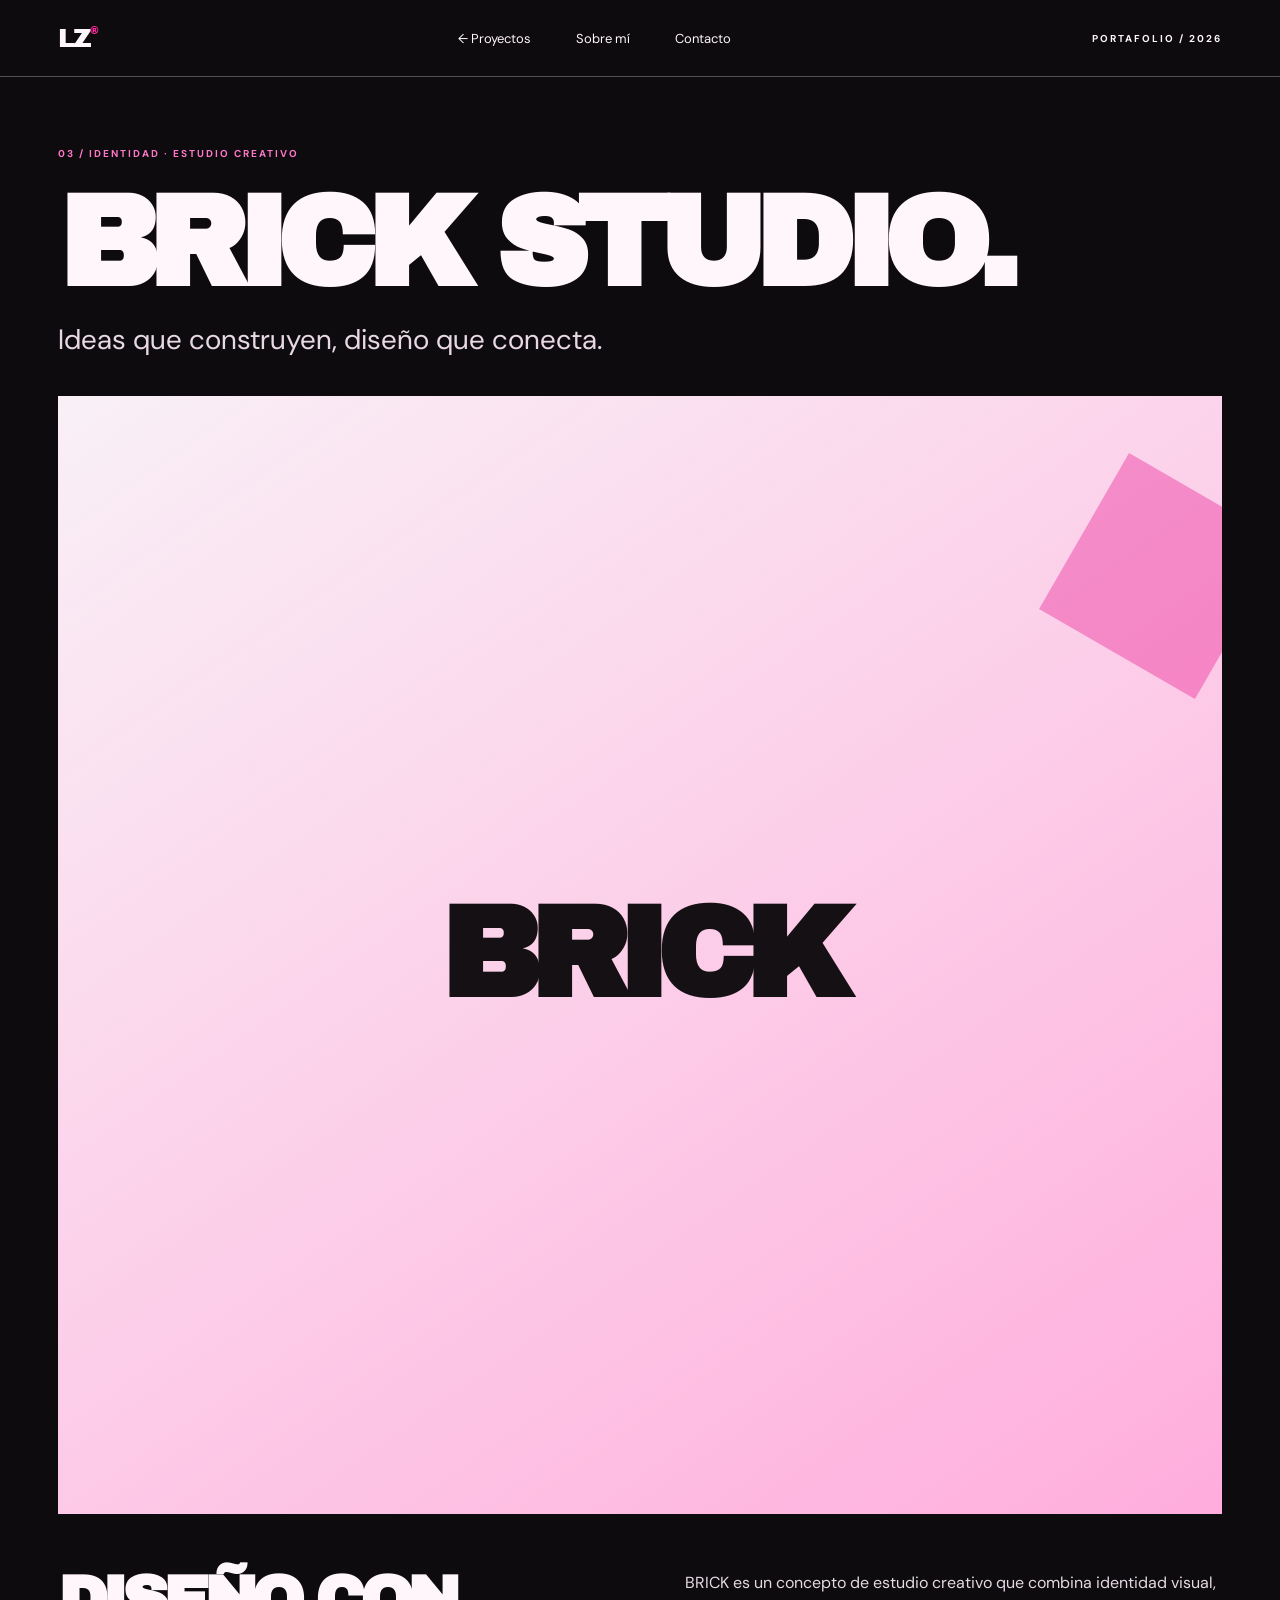
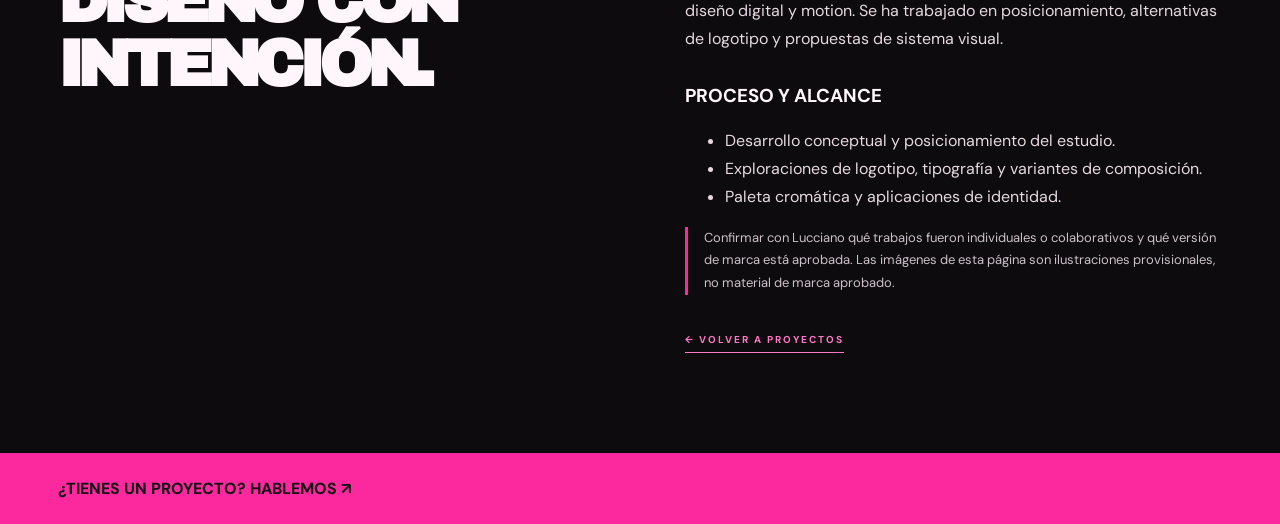
<file: proyectos/brick.html>
<!doctype html><html lang="es"><head><meta charset="utf-8"><meta name="viewport" content="width=device-width, initial-scale=1"><meta name="theme-color" content="#0d0b0e"><meta name="description" content="BRICK STUDIO — caso de estudio del portafolio de Lucciano Zepeda."><title>BRICK STUDIO — Lucciano Zepeda</title><link rel="icon" href="../assets/favicon.svg" type="image/svg+xml"><link rel="preconnect" href="https://fonts.googleapis.com"><link rel="preconnect" href="https://fonts.gstatic.com" crossorigin><link href="https://fonts.googleapis.com/css2?family=Archivo+Black&family=DM+Sans:wght@400;500;600;700;800&display=swap" rel="stylesheet"><link rel="stylesheet" href="../style.css"><script src="../script.js" defer></script></head><body><header class="site-nav wrap case-header"><a class="brand" href="../index.html">LZ<span>®</span></a><nav aria-label="Navegación"><a href="../index.html#trabajos">← Proyectos</a><a href="../index.html#sobre-mi">Sobre mí</a><a href="../index.html#contacto">Contacto</a></nav><span class="nav-index">PORTAFOLIO / 2026</span></header><main class="case wrap"><div class="case-kicker">03 / IDENTIDAD · ESTUDIO CREATIVO</div><h1 class="case-title">BRICK STUDIO.</h1><p class="case-deck">Ideas que construyen, diseño que conecta.</p><div class="case-cover project-poster brick-poster" aria-label="Composición tipográfica provisional"><strong>BRICK</strong></div><div class="case-content"><h2>DISEÑO CON<br>INTENCIÓN.</h2><div><p>BRICK es un concepto de estudio creativo que combina identidad visual, diseño digital y motion. Se ha trabajado en posicionamiento, alternativas de logotipo y propuestas de sistema visual.</p><h3>PROCESO Y ALCANCE</h3><ul><li>Desarrollo conceptual y posicionamiento del estudio.</li><li>Exploraciones de logotipo, tipografía y variantes de composición.</li><li>Paleta cromática y aplicaciones de identidad.</li></ul><p class="case-notice">Confirmar con Lucciano qué trabajos fueron individuales o colaborativos y qué versión de marca está aprobada. Las imágenes de esta página son ilustraciones provisionales, no material de marca aprobado.</p><a class="case-back" href="../index.html#trabajos">← VOLVER A PROYECTOS</a></div></div></main><div class="case-bottom"><div class="wrap"><a href="mailto:lucciano.zepeda@gmail.com">¿TIENES UN PROYECTO? HABLEMOS ↗</a></div></div></body></html>
</file>
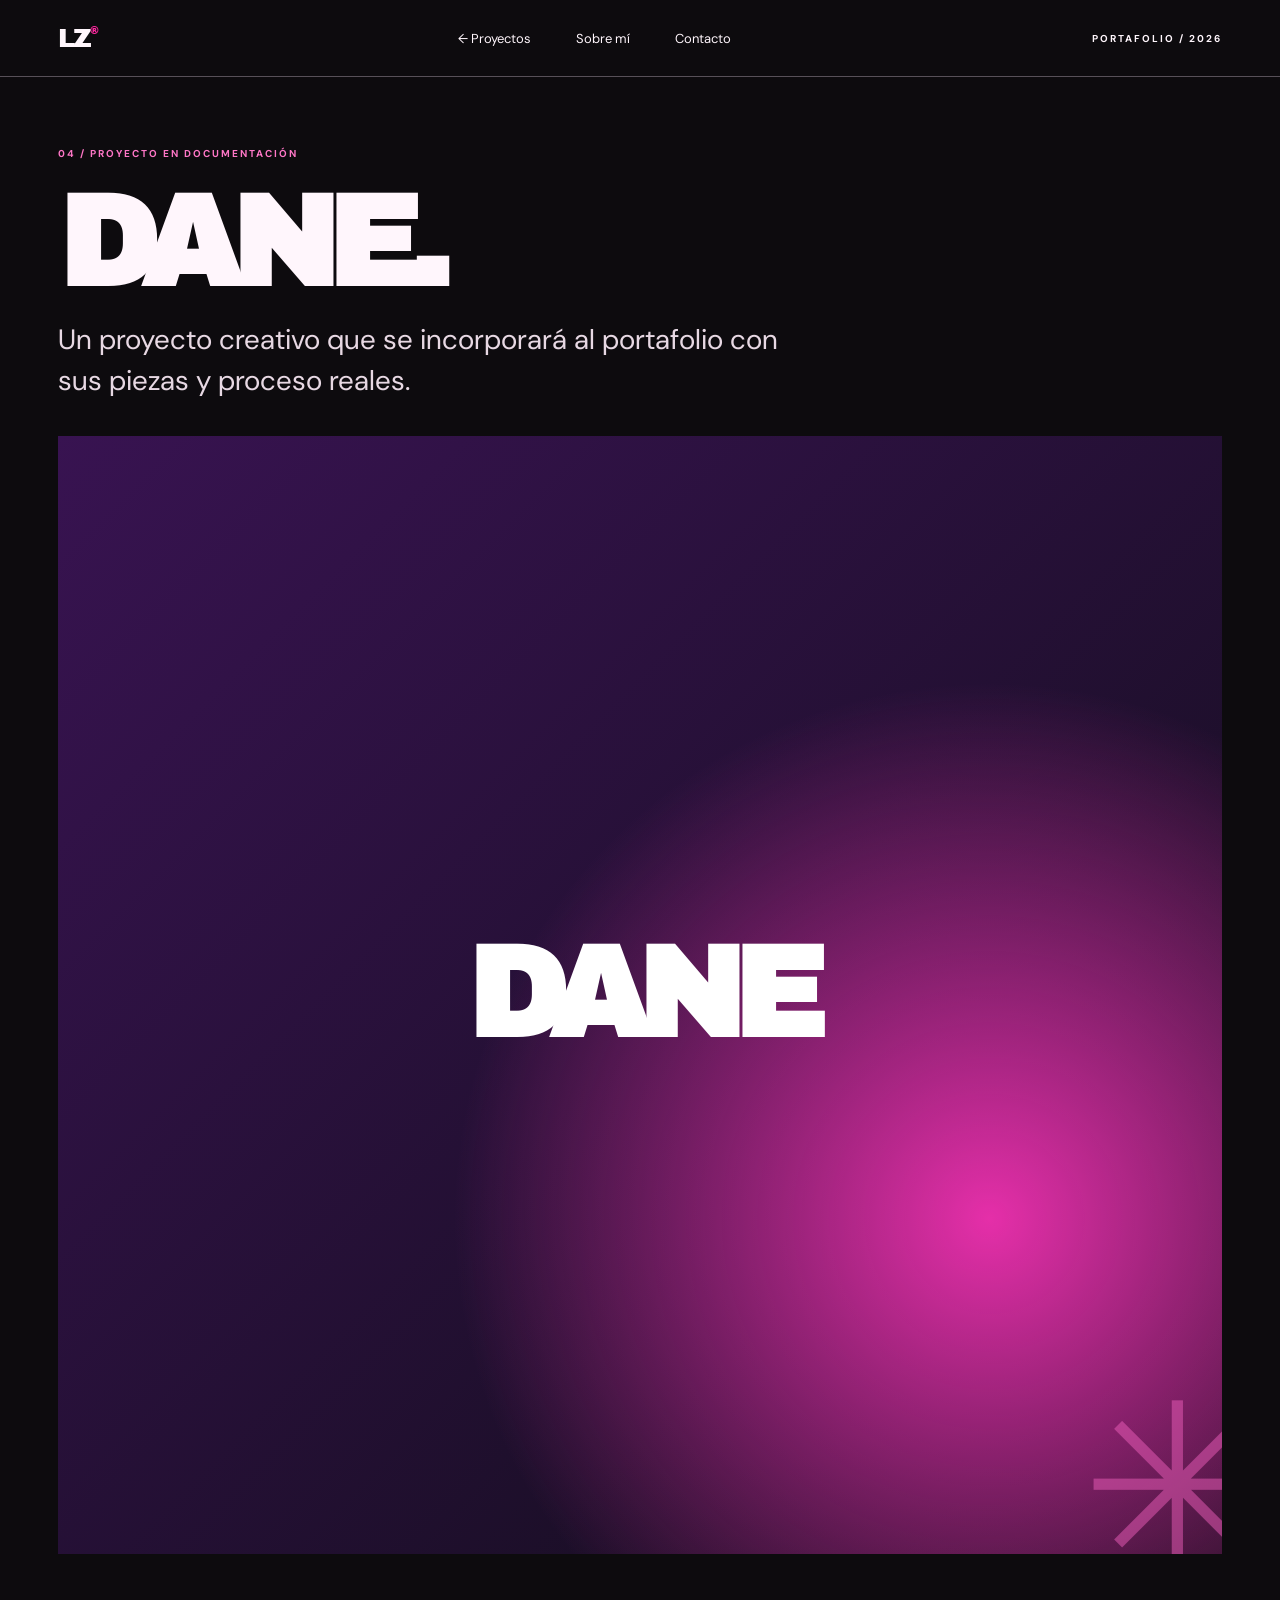
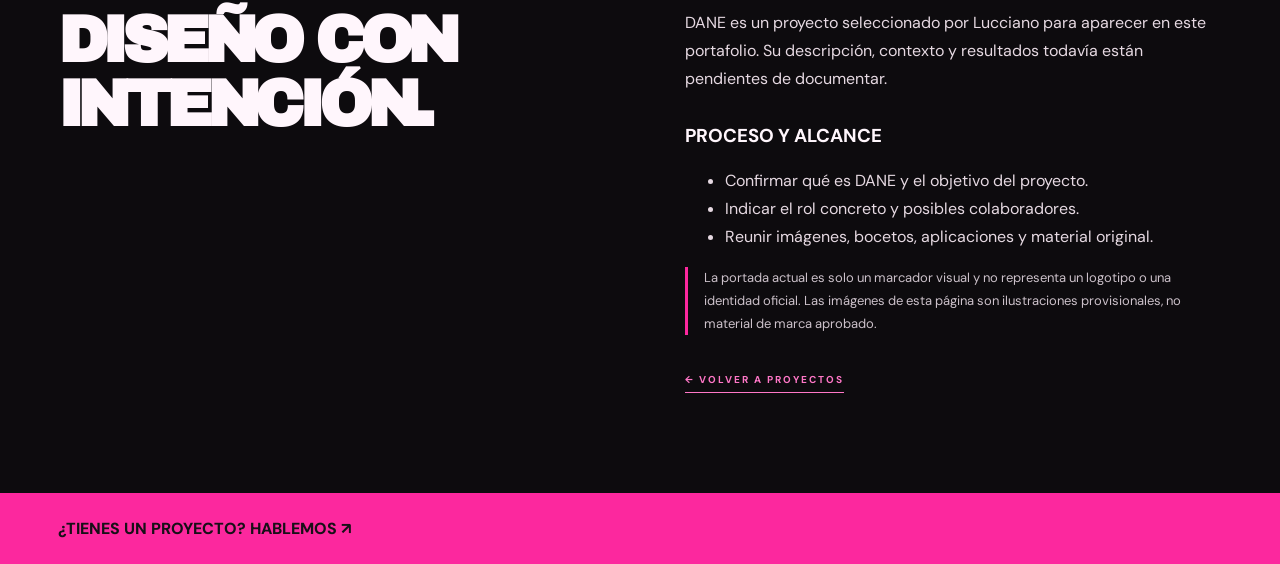
<file: proyectos/dane.html>
<!doctype html><html lang="es"><head><meta charset="utf-8"><meta name="viewport" content="width=device-width, initial-scale=1"><meta name="theme-color" content="#0d0b0e"><meta name="description" content="DANE — caso de estudio del portafolio de Lucciano Zepeda."><title>DANE — Lucciano Zepeda</title><link rel="icon" href="../assets/favicon.svg" type="image/svg+xml"><link rel="preconnect" href="https://fonts.googleapis.com"><link rel="preconnect" href="https://fonts.gstatic.com" crossorigin><link href="https://fonts.googleapis.com/css2?family=Archivo+Black&family=DM+Sans:wght@400;500;600;700;800&display=swap" rel="stylesheet"><link rel="stylesheet" href="../style.css"><script src="../script.js" defer></script></head><body><header class="site-nav wrap case-header"><a class="brand" href="../index.html">LZ<span>®</span></a><nav aria-label="Navegación"><a href="../index.html#trabajos">← Proyectos</a><a href="../index.html#sobre-mi">Sobre mí</a><a href="../index.html#contacto">Contacto</a></nav><span class="nav-index">PORTAFOLIO / 2026</span></header><main class="case wrap"><div class="case-kicker">04 / PROYECTO EN DOCUMENTACIÓN</div><h1 class="case-title">DANE.</h1><p class="case-deck">Un proyecto creativo que se incorporará al portafolio con sus piezas y proceso reales.</p><div class="case-cover project-poster dane-poster" aria-label="Composición tipográfica provisional"><strong>DANE</strong></div><div class="case-content"><h2>DISEÑO CON<br>INTENCIÓN.</h2><div><p>DANE es un proyecto seleccionado por Lucciano para aparecer en este portafolio. Su descripción, contexto y resultados todavía están pendientes de documentar.</p><h3>PROCESO Y ALCANCE</h3><ul><li>Confirmar qué es DANE y el objetivo del proyecto.</li><li>Indicar el rol concreto y posibles colaboradores.</li><li>Reunir imágenes, bocetos, aplicaciones y material original.</li></ul><p class="case-notice">La portada actual es solo un marcador visual y no representa un logotipo o una identidad oficial. Las imágenes de esta página son ilustraciones provisionales, no material de marca aprobado.</p><a class="case-back" href="../index.html#trabajos">← VOLVER A PROYECTOS</a></div></div></main><div class="case-bottom"><div class="wrap"><a href="mailto:lucciano.zepeda@gmail.com">¿TIENES UN PROYECTO? HABLEMOS ↗</a></div></div></body></html>
</file>
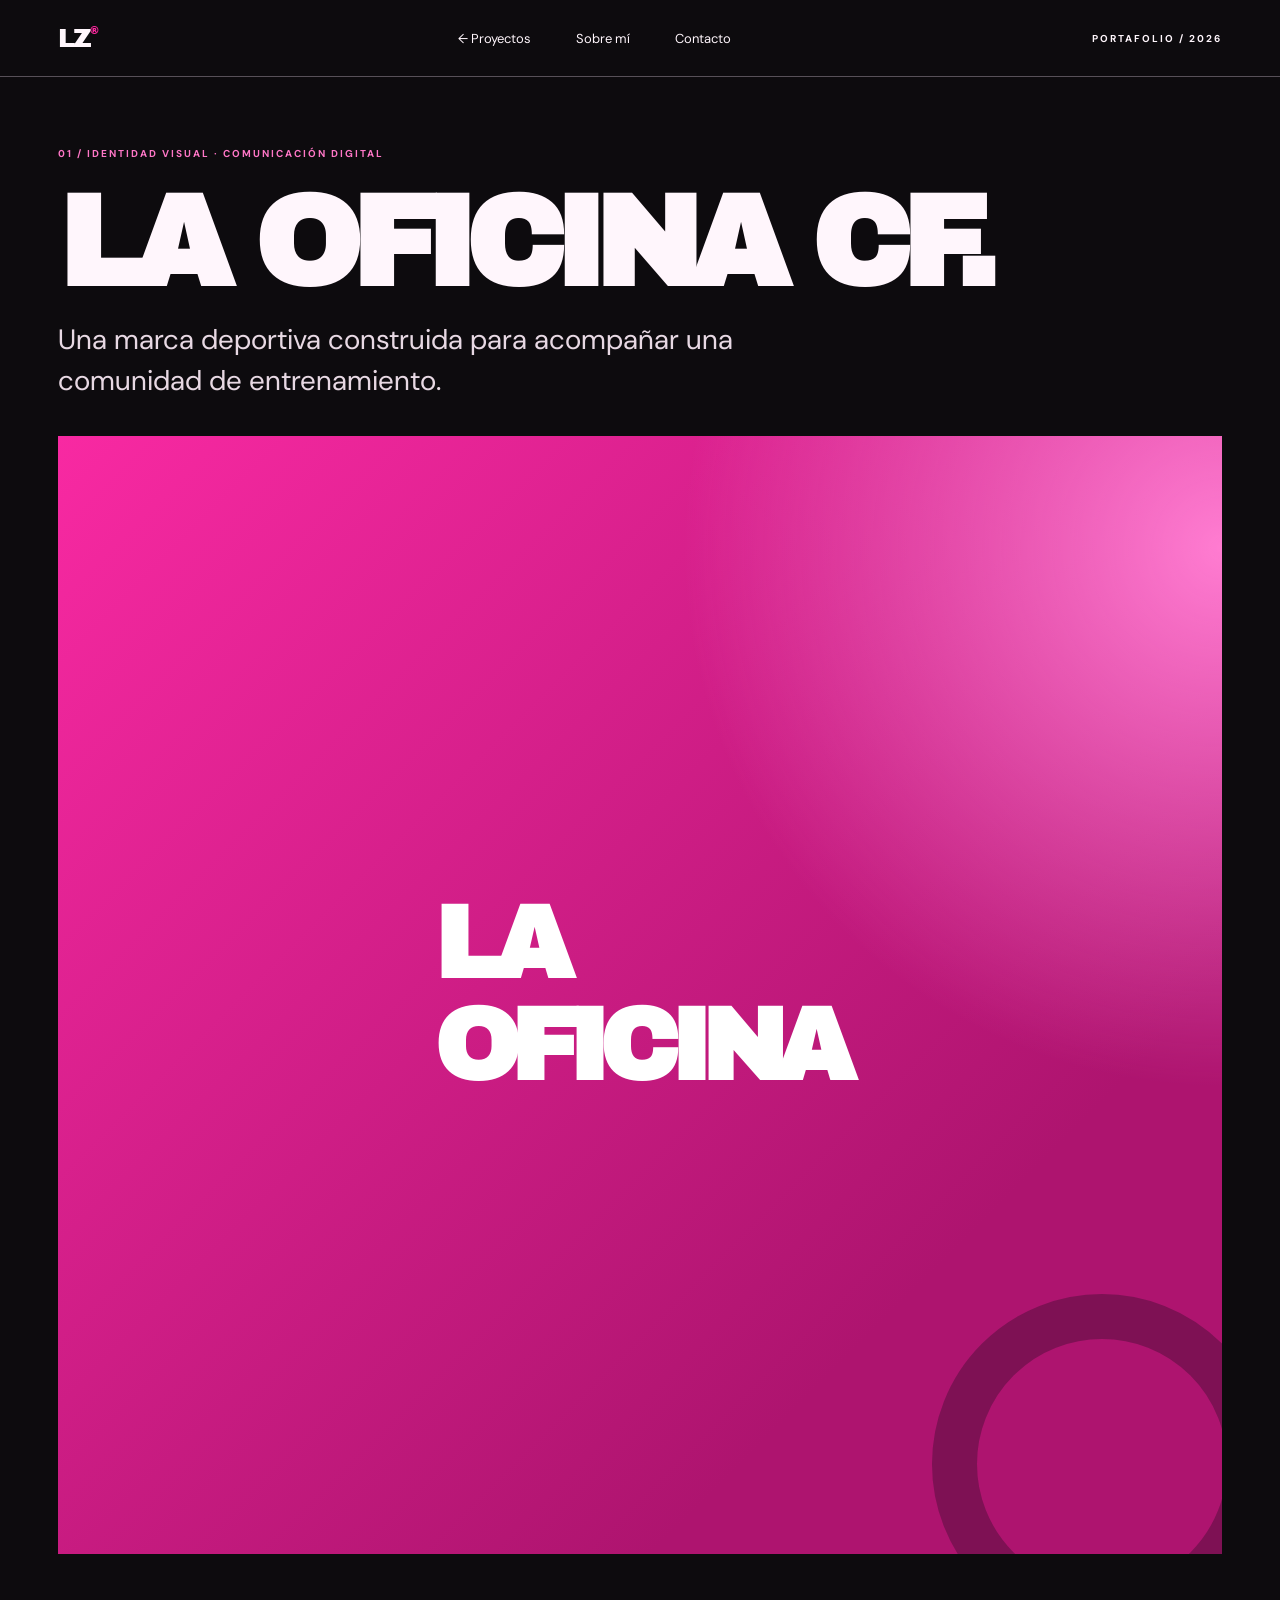
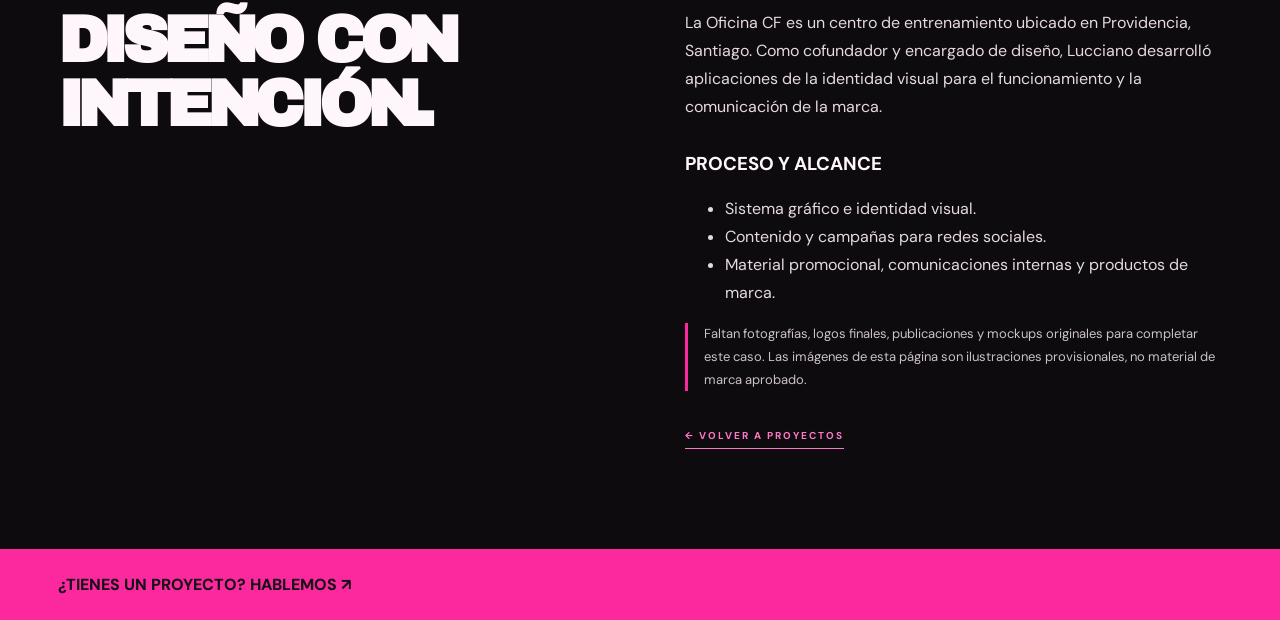
<file: proyectos/la-oficina.html>
<!doctype html><html lang="es"><head><meta charset="utf-8"><meta name="viewport" content="width=device-width, initial-scale=1"><meta name="theme-color" content="#0d0b0e"><meta name="description" content="LA OFICINA CF — caso de estudio del portafolio de Lucciano Zepeda."><title>LA OFICINA CF — Lucciano Zepeda</title><link rel="icon" href="../assets/favicon.svg" type="image/svg+xml"><link rel="preconnect" href="https://fonts.googleapis.com"><link rel="preconnect" href="https://fonts.gstatic.com" crossorigin><link href="https://fonts.googleapis.com/css2?family=Archivo+Black&family=DM+Sans:wght@400;500;600;700;800&display=swap" rel="stylesheet"><link rel="stylesheet" href="../style.css"><script src="../script.js" defer></script></head><body><header class="site-nav wrap case-header"><a class="brand" href="../index.html">LZ<span>®</span></a><nav aria-label="Navegación"><a href="../index.html#trabajos">← Proyectos</a><a href="../index.html#sobre-mi">Sobre mí</a><a href="../index.html#contacto">Contacto</a></nav><span class="nav-index">PORTAFOLIO / 2026</span></header><main class="case wrap"><div class="case-kicker">01 / IDENTIDAD VISUAL · COMUNICACIÓN DIGITAL</div><h1 class="case-title">LA OFICINA CF.</h1><p class="case-deck">Una marca deportiva construida para acompañar una comunidad de entrenamiento.</p><div class="case-cover project-poster office-poster" aria-label="Composición tipográfica provisional"><strong>LA<br>OFICINA</strong></div><div class="case-content"><h2>DISEÑO CON<br>INTENCIÓN.</h2><div><p>La Oficina CF es un centro de entrenamiento ubicado en Providencia, Santiago. Como cofundador y encargado de diseño, Lucciano desarrolló aplicaciones de la identidad visual para el funcionamiento y la comunicación de la marca.</p><h3>PROCESO Y ALCANCE</h3><ul><li>Sistema gráfico e identidad visual.</li><li>Contenido y campañas para redes sociales.</li><li>Material promocional, comunicaciones internas y productos de marca.</li></ul><p class="case-notice">Faltan fotografías, logos finales, publicaciones y mockups originales para completar este caso. Las imágenes de esta página son ilustraciones provisionales, no material de marca aprobado.</p><a class="case-back" href="../index.html#trabajos">← VOLVER A PROYECTOS</a></div></div></main><div class="case-bottom"><div class="wrap"><a href="mailto:lucciano.zepeda@gmail.com">¿TIENES UN PROYECTO? HABLEMOS ↗</a></div></div></body></html>
</file>
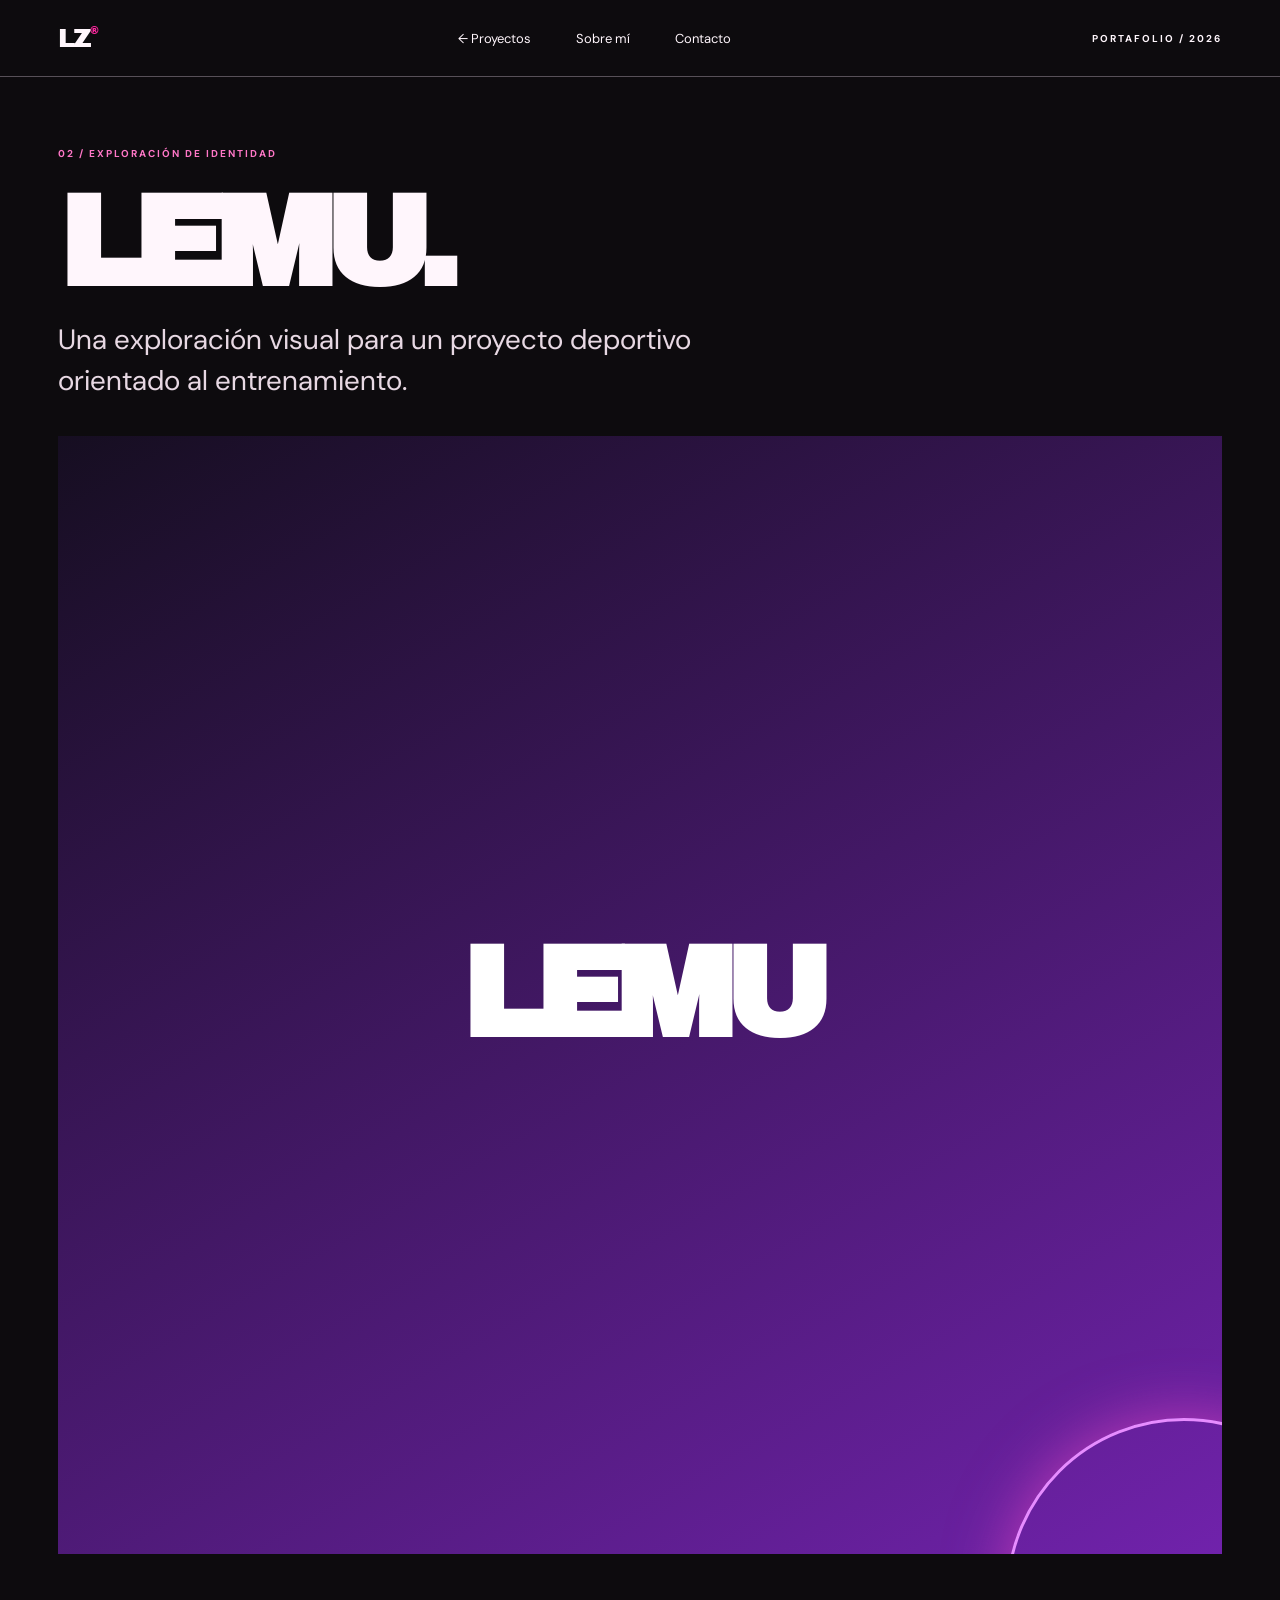
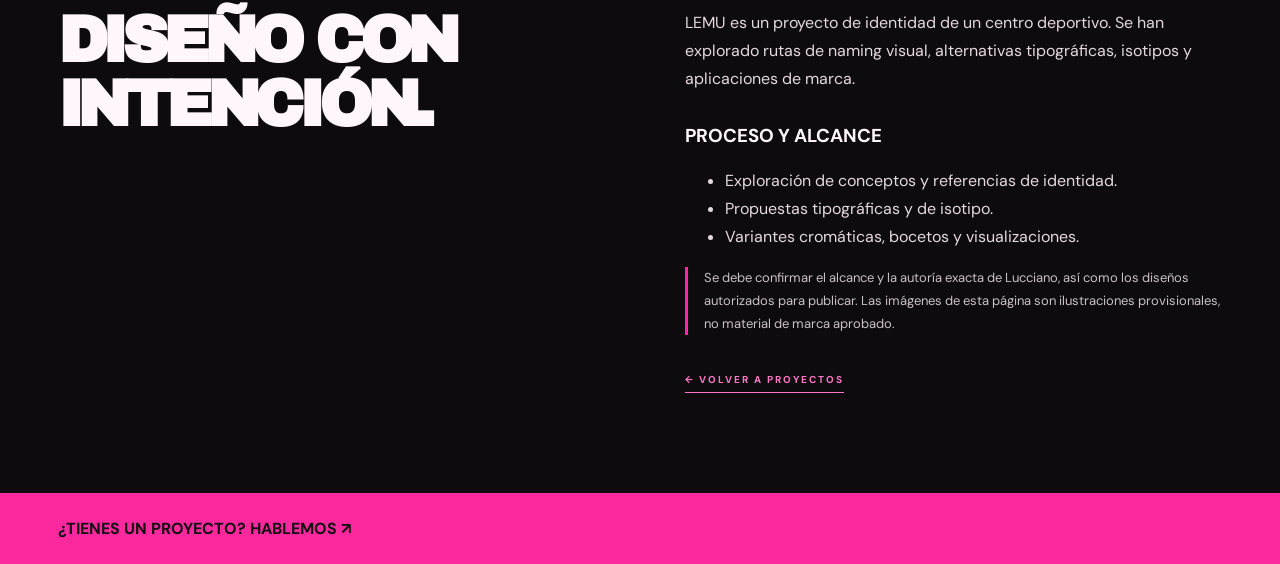
<file: proyectos/lemu.html>
<!doctype html><html lang="es"><head><meta charset="utf-8"><meta name="viewport" content="width=device-width, initial-scale=1"><meta name="theme-color" content="#0d0b0e"><meta name="description" content="LEMU — caso de estudio del portafolio de Lucciano Zepeda."><title>LEMU — Lucciano Zepeda</title><link rel="icon" href="../assets/favicon.svg" type="image/svg+xml"><link rel="preconnect" href="https://fonts.googleapis.com"><link rel="preconnect" href="https://fonts.gstatic.com" crossorigin><link href="https://fonts.googleapis.com/css2?family=Archivo+Black&family=DM+Sans:wght@400;500;600;700;800&display=swap" rel="stylesheet"><link rel="stylesheet" href="../style.css"><script src="../script.js" defer></script></head><body><header class="site-nav wrap case-header"><a class="brand" href="../index.html">LZ<span>®</span></a><nav aria-label="Navegación"><a href="../index.html#trabajos">← Proyectos</a><a href="../index.html#sobre-mi">Sobre mí</a><a href="../index.html#contacto">Contacto</a></nav><span class="nav-index">PORTAFOLIO / 2026</span></header><main class="case wrap"><div class="case-kicker">02 / EXPLORACIÓN DE IDENTIDAD</div><h1 class="case-title">LEMU.</h1><p class="case-deck">Una exploración visual para un proyecto deportivo orientado al entrenamiento.</p><div class="case-cover project-poster lemu-poster" aria-label="Composición tipográfica provisional"><strong>LEMU</strong></div><div class="case-content"><h2>DISEÑO CON<br>INTENCIÓN.</h2><div><p>LEMU es un proyecto de identidad de un centro deportivo. Se han explorado rutas de naming visual, alternativas tipográficas, isotipos y aplicaciones de marca.</p><h3>PROCESO Y ALCANCE</h3><ul><li>Exploración de conceptos y referencias de identidad.</li><li>Propuestas tipográficas y de isotipo.</li><li>Variantes cromáticas, bocetos y visualizaciones.</li></ul><p class="case-notice">Se debe confirmar el alcance y la autoría exacta de Lucciano, así como los diseños autorizados para publicar. Las imágenes de esta página son ilustraciones provisionales, no material de marca aprobado.</p><a class="case-back" href="../index.html#trabajos">← VOLVER A PROYECTOS</a></div></div></main><div class="case-bottom"><div class="wrap"><a href="mailto:lucciano.zepeda@gmail.com">¿TIENES UN PROYECTO? HABLEMOS ↗</a></div></div></body></html>
</file>
<file: style.css>
:root{--black:#0d0b0e;--pink:#fc289e;--pink2:#ff77c7;--purple:#7020a6;--pale:#fbf1f8;--white:#fff6fc;--text:#171117}*{box-sizing:border-box}html{scroll-behavior:smooth}body{margin:0;background:var(--black);color:var(--white);font-family:'DM Sans',Arial,sans-serif}a{color:inherit;text-decoration:none}a:focus-visible{outline:3px solid var(--pink2);outline-offset:5px}img{max-width:100%;display:block}h1,h2,h3,p{margin-top:0}.wrap{max-width:1480px;margin:auto;padding-left:clamp(22px,4.5vw,74px);padding-right:clamp(22px,4.5vw,74px)}.skip{position:absolute;left:10px;top:-100px;background:white;color:black;z-index:200;padding:14px}.skip:focus{top:10px}.brand{font-family:'Archivo Black',Impact,sans-serif;font-size:26px;letter-spacing:-2px;white-space:nowrap}.brand span{font-size:11px;vertical-align:top;color:var(--pink)}.site-nav{height:77px;border-bottom:1px solid #575058;display:flex;align-items:center;justify-content:space-between;gap:20px;position:relative;z-index:8}.site-nav nav{display:flex;gap:clamp(14px,3.5vw,52px);font-size:13px}.site-nav nav a:hover{color:var(--pink2)}.nav-index,.eyebrow,.section-top,.poster-tag,.project-poster small,.hero-footnote,.ticker,.tool-bar,.resume,.social,.provisional,.case-kicker,.case-back{font-size:10px;letter-spacing:2px;font-weight:700}.hero{min-height:min(820px,88vh);height:auto;position:relative;isolation:isolate;padding-top:clamp(75px,7vw,110px);padding-bottom:65px;overflow:hidden}.hero-visual{position:absolute;inset:-145px -16% -20px 40%;z-index:-1;pointer-events:none;display:flex;align-items:center;justify-content:center}.hero-visual img{width:min(880px,85vw);max-width:none;filter:drop-shadow(0 5px 45px #bd15614a);animation:float 8s ease-in-out infinite}.hero-eyebrow{display:flex;gap:30px;align-items:center;margin-bottom:18px;max-width:850px}.hero-eyebrow .star,.star{color:var(--pink);font-size:27px;line-height:0}.hero-title{max-width:1010px}.hero h1{font-family:'Archivo Black',Impact,sans-serif;font-size:clamp(72px,12vw,190px);letter-spacing:-.095em;line-height:.94;margin:0;white-space:nowrap;text-shadow:0 6px 30px #0d0b0e33}.hero h1 span{display:inline-block;background:var(--pink);color:#100a0e;padding:0 .09em .065em 0;line-height:1.02}.hero-title>p{font-size:clamp(18px,2vw,28px);line-height:1.3;margin:24px 0 19px;max-width:570px}.hero-actions{display:flex;align-items:center;gap:30px}.round-arrow,.contact-circle{width:76px;height:76px;border:2px solid var(--white);border-radius:50%;display:grid;place-items:center;font-size:46px;font-weight:300;transition:background .2s,color .2s,transform .2s}.round-arrow:hover,.contact-circle:hover{background:var(--pink);color:var(--black);transform:rotate(45deg)}.text-link{font-size:11px;letter-spacing:1px;font-weight:700;border-bottom:1px solid currentColor;padding-bottom:5px}.hero-footnote{display:block;margin-top:42px;color:#ccc1c8}.ticker{height:43px;border-top:1px solid #3f363e;border-bottom:1px solid #3f363e;overflow:hidden;display:flex;align-items:center;white-space:nowrap;background:#0c0b0e}.ticker-track{min-width:max-content;animation:marquee 28s linear infinite}.ticker span{color:var(--pink);margin:0 18px;font-size:16px}@keyframes marquee{to{transform:translateX(-50%)}}@keyframes float{50%{transform:translateY(-20px) rotate(4deg)}}.pale{background:var(--pale);color:var(--text)}.works,.experience{padding:55px 0 90px}.section-top{display:flex;justify-content:space-between;gap:20px;padding-bottom:22px;border-bottom:1px solid currentColor;margin-bottom:34px}.work-layout{display:grid;grid-template-columns:.9fr 1.4fr;gap:6vw}.work-intro{position:relative}.work-intro h2,.about h2,.experience h2,.contact h2,.case-title,.case-content h2{font-family:'Archivo Black',Impact,sans-serif;font-weight:900;line-height:1;letter-spacing:-.082em}.work-intro h2{font-size:clamp(48px,5.7vw,92px);margin:0 0 68px}.work-intro h2 i,.experience h2 i{font-style:normal;color:transparent;-webkit-text-stroke:2px var(--text)}.work-intro p{font-size:16px;max-width:270px;line-height:1.55;margin-left:80px}.burst{position:absolute;left:0;bottom:9px;color:var(--pink);font-size:62px}.project-grid{display:grid;grid-template-columns:repeat(2,minmax(0,1fr));gap:26px 23px}.project{min-width:0;transition:transform .25s}.project:hover{transform:translateY(-6px)}.project-poster{aspect-ratio:1/.96;min-height:230px;position:relative;overflow:hidden;padding:18px;display:flex;flex-direction:column;justify-content:space-between}.poster-tag,.project-poster small{position:relative;z-index:2}.project-poster strong{font-family:'Archivo Black',Impact,sans-serif;font-size:clamp(39px,5vw,86px);line-height:.9;letter-spacing:-.078em;z-index:2}.project-poster strong span{font-size:.32em;vertical-align:top;margin-left:7px}.office-poster{color:#fff;background:radial-gradient(circle at 100% 10%,#ff7cd1 0,transparent 35%),linear-gradient(135deg,#f829a2,#ae146f 75%)}.office-poster:after{content:'';position:absolute;right:-50px;bottom:-80px;width:250px;height:250px;border:45px solid #210c21;border-radius:50%;opacity:.34}.lemu-poster{color:#fff;background:linear-gradient(150deg,#160e21,#7022ab)}.lemu-poster:after{content:'';position:absolute;width:350px;height:350px;border:3px solid #e78cff;border-radius:50%;right:-140px;bottom:-220px;box-shadow:0 0 60px #f94fc88c}.brick-poster{color:#141014;background:linear-gradient(145deg,#f9f0f6,#ffaddc)}.brick-poster:after{content:'';position:absolute;right:-30px;top:90px;width:180px;height:180px;background:#ed24a2;transform:rotate(30deg);mix-blend-mode:multiply;opacity:.4}.dane-poster{color:#fff;background:radial-gradient(circle at 80% 70%,#e52fa9,transparent 44%),linear-gradient(135deg,#381351,#110d19)}.dane-poster:after{content:'✳';font-size:230px;position:absolute;right:-52px;bottom:-85px;color:#ec5eba;opacity:.5}.project-label{display:flex;align-items:start;justify-content:space-between;gap:15px;padding-top:13px;border-bottom:1px solid #b4a8b3;padding-bottom:18px;font-weight:800;font-size:17px}.project-label small{display:block;font-size:11px;font-weight:500;margin-top:6px}.project-label b{font-size:28px;line-height:1}.provisional{font-size:10px;letter-spacing:.2px;color:#726673;margin:28px 0 0}.about{background:linear-gradient(110deg,#f342a4 0%,#ff5cad 45%,#ed2696 100%);color:#110b10;position:relative;overflow:hidden}.about .wrap{position:relative;padding-top:54px;padding-bottom:100px}.about-row{display:grid;grid-template-columns:1.4fr .8fr;align-items:start;gap:6vw;position:relative;z-index:2}.about h2{font-size:clamp(55px,7.4vw,124px);margin:20px 0}.about h2 i{font-style:normal;color:transparent;-webkit-text-stroke:2px #160e16}.about-hello{font-size:23px;font-weight:800;margin:29px 0 6px}.about-row p{font-size:17px;line-height:1.48}.chips{display:flex;flex-wrap:wrap;gap:8px;margin-top:23px}.chips span{padding:10px 14px;border:1px solid #1e1020;border-radius:28px;font-size:10px;font-weight:800}.about-abstract{position:absolute;width:400px;left:-225px;bottom:-275px;opacity:.8;transform:rotate(26deg);pointer-events:none}.experience h2{font-size:clamp(48px,6vw,96px);margin:50px 0 40px}.jobs{border-top:1px solid #bcb0b9}.job{display:grid;grid-template-columns:.8fr 1.1fr 1.4fr;gap:20px;border-bottom:1px solid #c9bfc5;padding:26px 0}.job>span{font-size:11px;letter-spacing:1px;font-weight:800}.job h3{font-size:20px;margin:0 0 5px}.job p{font-size:14px;line-height:1.5;margin:0}.tool-bar{display:flex;flex-wrap:wrap;gap:25px;margin-top:34px;line-height:1.8}.tool-bar b{color:#ca1680}.resume{display:flex;flex-wrap:wrap;gap:28px;margin-top:28px}.resume a{border-bottom:1px solid currentColor;padding-bottom:7px}.contact{padding-top:55px;background:#0d0b0e;color:var(--white)}.contact-layout{display:grid;grid-template-columns:1.5fr .7fr;gap:50px;margin:50px 0 75px}.contact h2{font-size:clamp(61px,8.2vw,137px);margin:0 0 24px}.contact h2 em{font-style:normal;background:var(--pink);color:#0e0c0d;padding:0 .07em}.contact-layout>div>p{font-size:17px}.contact-right{padding-top:15px}.contact-right .star{font-size:48px}.contact-right h3{font-size:27px;line-height:1.1;margin:20px 0 25px}.contact-circle{width:68px;height:68px;font-size:35px}.contact-email{display:block;margin:24px 0 15px;font-size:clamp(13px,1.4vw,18px);overflow-wrap:anywhere;border-bottom:1px solid #777;padding-bottom:13px}.social{border-bottom:1px solid var(--pink);padding-bottom:5px}footer{border-top:1px solid #777;min-height:82px;display:flex;align-items:center;justify-content:space-between;gap:16px;font-size:10px;letter-spacing:1px}footer .brand{font-size:23px}.case-header{margin-bottom:0}.case{padding-top:70px;padding-bottom:100px;min-height:80vh}.case-kicker{color:var(--pink2)}.case-title{font-size:clamp(62px,10vw,140px);margin:20px 0 12px}.case-deck{max-width:720px;font-size:clamp(18px,2.3vw,28px);line-height:1.45;color:#e7d8e3}.case-cover{margin:35px 0 55px;min-height:370px;display:flex;align-items:center;justify-content:center;position:relative;overflow:hidden;padding:25px}.case-cover strong{font-family:'Archivo Black',Impact,sans-serif;font-size:clamp(55px,10vw,165px);letter-spacing:-.09em;line-height:1;position:relative;z-index:1}.case-cover.office-poster strong{font-size:clamp(50px,8vw,140px)}.case-content{display:grid;grid-template-columns:1fr 1fr;gap:7vw}.case-content h2{font-size:clamp(39px,5vw,78px)}.case-content p,.case-content li{line-height:1.75;color:#e6d9e2}.case-content h3{margin-top:30px}.case-back{display:inline-block;margin-top:25px;color:var(--pink2);border-bottom:1px solid var(--pink2);padding-bottom:6px}.case-notice{font-size:13px;color:#ccc1ca!important;border-left:3px solid var(--pink);padding-left:16px}.case-bottom{background:var(--pink);color:#171017;padding:25px 0}.case-bottom a{font-weight:800}
@media(max-width:1050px){.hero h1{font-size:clamp(64px,11.5vw,126px)}.hero-visual{inset:-60px -35% -20px 30%;opacity:.8}.work-layout{grid-template-columns:1fr}.work-intro h2{margin-bottom:15px}.work-intro p{margin-left:0;max-width:600px}.burst{display:none}.about-row{grid-template-columns:1fr 1fr}.job{grid-template-columns:1fr 1fr}.job>p:last-child{grid-column:2}}
@media(max-width:680px){.site-nav{height:65px}.site-nav nav{gap:13px;font-size:11px}.site-nav nav a:nth-child(3){display:none}.nav-index{display:none}.hero{min-height:660px;padding-top:94px;padding-bottom:35px}.hero-visual{inset:15px -69% 100px 6%;opacity:.73}.hero-visual img{width:680px}.hero-eyebrow{display:block;font-size:9px}.hero-eyebrow span:last-child{display:block;margin-top:10px}.hero h1{font-size:clamp(51px,12.8vw,87px);letter-spacing:-.085em}.hero-title>p{font-size:18px;max-width:300px;margin-top:27px}.round-arrow{width:60px;height:60px;font-size:35px}.hero-footnote{font-size:8px;margin-top:35px;max-width:240px;line-height:1.6}.section-top{font-size:9px}.project-grid{grid-template-columns:1fr}.project-poster{min-height:290px}.project-poster strong{font-size:clamp(55px,15vw,90px)}.work-intro h2{font-size:clamp(46px,11vw,70px)}.works,.experience{padding:40px 0 60px}.about .wrap{padding-top:40px;padding-bottom:60px}.about-row{grid-template-columns:1fr}.about h2{font-size:clamp(50px,11vw,76px)}.about-hello{margin-top:0}.about-abstract{display:none}.job{grid-template-columns:1fr;gap:8px}.job>p:last-child{grid-column:auto}.contact-layout{grid-template-columns:1fr;margin:35px 0 60px;gap:25px}.contact h2{font-size:clamp(52px,11vw,84px)}.contact-right{padding:0}footer{flex-wrap:wrap;padding:20px 0}footer>span:nth-child(2){display:none}.case{padding-top:40px;padding-bottom:60px}.case-cover{min-height:270px}.case-content{grid-template-columns:1fr}.case-title{font-size:clamp(58px,12vw,90px)}}
@media(prefers-reduced-motion:reduce){*,*::before,*::after{animation:none!important;scroll-behavior:auto!important;transition:none!important}}
</file>
